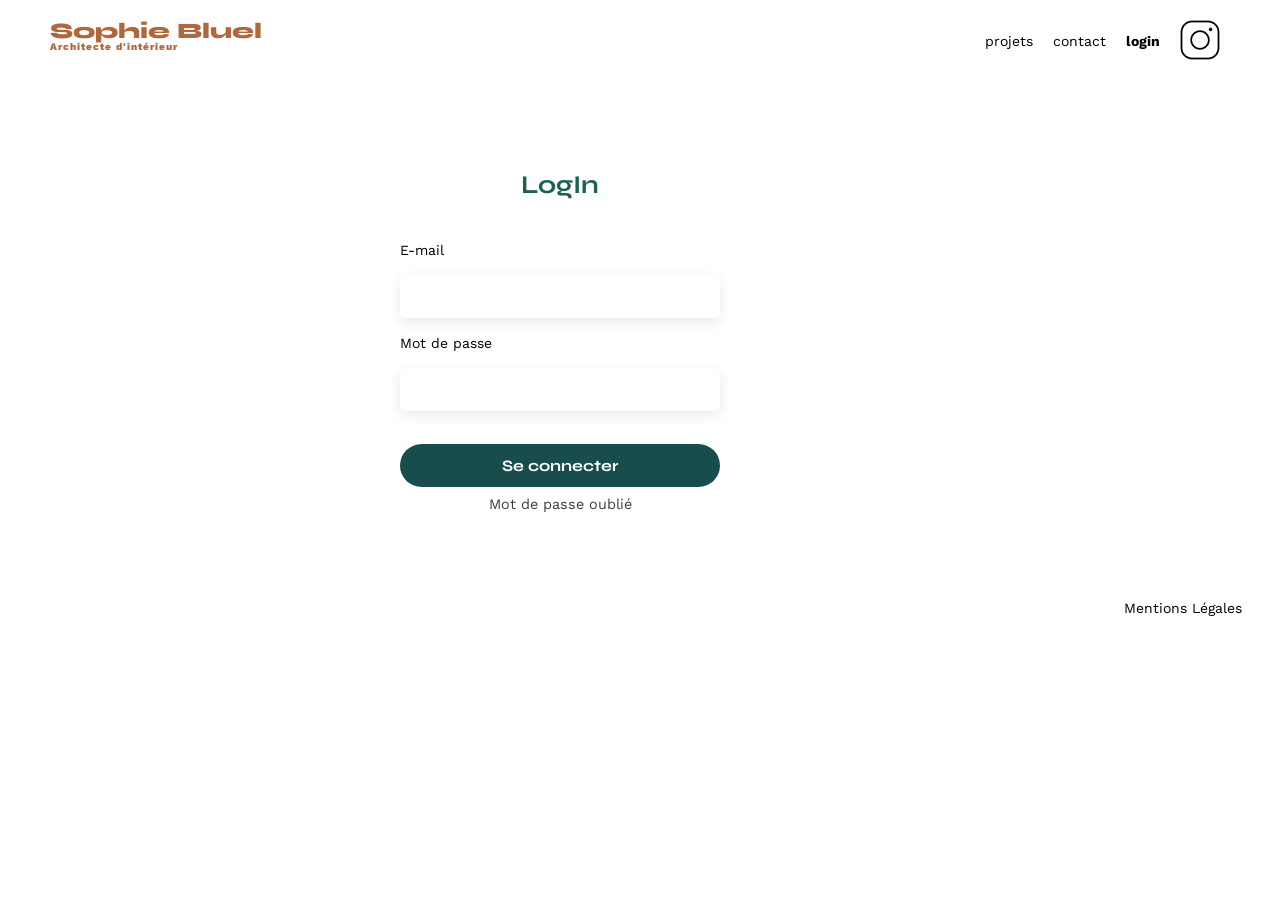
<file: FrontEnd/login.html>
<!DOCTYPE html>
<html lang="fr">
<head>
	<meta charset="UTF-8">
	<title>Connexion</title>
	<meta name="viewport" content="width=device-width, initial-scale=1.0">
	<link rel="preconnect" href="https://fonts.googleapis.com">
	<link rel="preconnect" href="https://fonts.gstatic.com" crossorigin>
	<link href="https://fonts.googleapis.com/css2?family=Syne:wght@700;800&family=Work+Sans&display=swap" rel="stylesheet">
	<meta name="description" content="login Sophie Bluel">
	<link rel="stylesheet" href="./assets/style.css">
</head>
<body>

<header>
   <h1>Sophie Bluel <span>Architecte d'intérieur</span></h1>
	<nav>
		<ul>
			<li>projets</li>
			<li>contact</li>
			<li class="login-item"><a href="login.html">login</a></li>
			<li><img src="./assets/icons/instagram.png" alt="Instagram"></li>
		</ul>
		</nav>
</header>

<main>
	<!--  SECTION CONNEXION -->

    <section class="login-section">
        <h2>LogIn</h2>
        <!-- Formulaire de connexion -->
			<form id="login-form">
		
            <label for="email">E-mail</label>
            <input type="email" id="email" name="email" required>

            <label for="password">Mot de passe</label>
            <input type="password" id="password" name="password" required>

            <button type="submit">Se connecter</button>
			<p class="error-message" role="alert" aria-live="assertive"></p>
        </form>
        	<p class="forgot-password">Mot de passe oublié</p>
        
        
    </section>
</main>
<!--  SCRIPT JS  -->

<script src="./assets/login.js"></script>
<footer>
	<nav>
		<ul>
			<li>Mentions Légales</li>
		</ul>
	</nav>
</footer>
</body>

</html>
</file>
<file: FrontEnd/assets/style.css>
/* http://meyerweb.com/eric/tools/css/reset/
   v2.0 | 20110126
   License: none (public domain)
*/

html, body, div, span, applet, object, iframe,
h1, h2, h3, h4, h5, h6, p, blockquote, pre,
a, abbr, acronym, address, big, cite, code,
del, dfn, em, img, ins, kbd, q, s, samp,
small, strike, strong, sub, sup, tt, var,
b, u, i, center,
dl, dt, dd, ol, ul, li,
fieldset, form, label, legend,
table, caption, tbody, tfoot, thead, tr, th, td,
article, aside, canvas, details, embed,
figure, figcaption, footer, header, hgroup,
menu, nav, output, ruby, section, summary,
time, mark, audio, video {
	margin: 0;
	padding: 0;
	border: 0;
	font-size: 100%;
	font: inherit;
	vertical-align: baseline;
  text-decoration: none;
}
/* HTML5 display-role reset for older browsers */
article, aside, details, figcaption, figure,
footer, header, hgroup, menu, nav, section {
	display: block;
  font-style:normal ;
  size: 16px;
}
body {
	line-height: 1;
  
}

figcaption {
  margin-top: 2%;
}
a {
  color: black;

}
ol, ul {
	list-style: none;
}
blockquote, q {
	quotes: none;
}
blockquote:before, blockquote:after,
q:before, q:after {
	content: '';
	content: none;
}
table {
	border-collapse: collapse;
	border-spacing: 0;
}
/** end reset css**/
body {
  margin: 0;
  font-family: 'Work Sans';
  font-size: 14px;
}


#edition-banner {
  display: flex;
  justify-content: center;
  align-items: center;
  background-color: black;
  color: white;
  height: 50px;
  font-weight: 400;
  font-size: 16px;
  font-family: 'Work Sans', sans-serif;
  gap: 10px;
}

.hidden {
    display: none !important;
}
.btn-edit {
  position: absolute;
  top: 0;
  right: 0;
  display: flex;
  align-items: center;
  gap: 8px;
  background: none;
  border: none;
  font-family: 'Work Sans', sans-serif;
  font-size: 14px;
  cursor: pointer;
  right: 30%;
  
}
.btn-edit:hover {
  text-decoration: underline;
}

.btn-edit-icon {
  width: 16px;
  height: 16px;
 color: black;
  }
header {
	display: flex;
	justify-content: space-between;
	padding: 20px 50px;
}

section {
	margin: 50px 0
}
.filters {
  display: flex;
  justify-content: center;
  gap: 12px;
  margin: 40px 0;
  flex-wrap: wrap;
}

.filters button {
  border: 1px solid #1D6154;
  border-radius: 25px;
  padding: 10px 25px;
  background-color: transparent;
  color: #1D6154;
  font-family: 'syne';
  font-size: 16px;
  font-weight: 500;
  font-style: bold;
  cursor: pointer;
  transition: all 0.3s ease;
}

.filters button:hover {
  background-color: #1D6154;
  color: #fff;
}

.filters button.active {
  background-color: #1D6154;
  color: #fff;
}
.gallery {
  display: grid;
  grid-template-columns: repeat(auto-fit, 310px); 
  justify-content: center; 
  gap: 20px;               
  margin: 40px 0;
  padding: 0 20px;
}
.gallery img {
  width: 310px;      
  height: 413px;      
  object-fit: cover;  
  
  display: block;     
}

h1{
	display: flex;
	flex-direction: column;
	font-family: 'Syne';
	font-size: 22px;
	font-weight: 800;
	color: #B1663C
}

h1 > span {
	font-family: 'Work Sans';
	font-size:10px;
	letter-spacing: 0.1em;

}

h2{
	font-family: 'Syne';
	font-weight: 700;
	font-size: 30px;
	color: #1D6154
}
nav ul {
	display: flex;
	align-items: center;
	list-style-type: none;

}
nav li {
	padding: 0 10px;
	font-size: 1em;
}

li:hover {
	color: #B1663C;
}
.login-item {
    font-weight: 700;
}
#introduction {
  margin-top: 100px;
  margin-bottom: 150px;
  padding: 0 20px;
  display: flex;
  align-items:center;
  gap: 20px;
  margin-left: 9%;
}
#introduction figure {
	flex: 1
}
#introduction img {
	width: 464px;
  height: 345px;
 
}

#introduction article {
  flex: 1;
  font-size: 14px;
  font-weight: 400;
  text-align: left;       
       
  max-width: 400px;        
  word-wrap: break-word;   
  margin-right: 160px;
}
#introduction h2 {
	margin-bottom: 1em;
}

#introduction p {
	margin-bottom: 1.5em;
  color: #3D3D3D;
}
#portfolio {
  position: relative;
}
#portfolio h2 {
	text-align: center;
	margin-bottom: 1em;
}

#contact {
	width: 50%;
margin: auto;
}
#contact > * {
	text-align: center;

}
#contact h2{
	margin-bottom: 20px;
}
#contact form {
	text-align: left;
	margin-top: 30px;
	display: flex;
	flex-direction: column;
	width: 100%;
	max-width: 379px;
	margin: 30px auto;
}

#contact input {
	height: 51px;
	font-size: 1.2em;
	border: none;
	box-shadow: 0px 4px 14px rgba(0, 0, 0, 0.09);
}
#contact label {
	margin: 2em 0 1em 0;
}
#contact textarea {
	border: none;
	box-shadow: 0px 4px 14px rgba(0, 0, 0, 0.09);
}

input[type="submit"]{
	font-family: 'Syne';
	font-weight: 700;
	color: white;
	background-color: #1D6154;
	margin : 2em auto ;
	width: 180px;
	text-align: center;
	border-radius: 60px ;
}

footer nav ul {
	display: flex;
	justify-content: flex-end;
	margin: 2em
}


.login-section {
  background: white;
  padding: 40px 50px;
  width: 320px;
  text-align: center;
  margin-left: 350px;
}
.login-section h2 {
  font-family: 'Syne', serif;
  font-weight: 700;
  font-size: 1.6rem;
  margin-bottom: 45px;
  color: #1D6154;
}

form {
  display: flex;
  flex-direction: column;
  gap: 18px;
}
.forgot-password {
    display: block;
    text-align: center;
    margin-top: 10px;
    font-size: 0.9rem;
    color: #3D3D3D;
    text-decoration: none;
    
}

.forgot-password:hover {
    text-decoration: underline;
}

.upload-zone img.upload-placeholder {
  color: #B9C5CC
}

.upload-zone label {
  text-align: left;
  font-weight: 600;
  font-size: 0.9rem;
  color: #3D3D3D;
  height: 36px;
  width: 173px;
  max-width: 80%;
  border-radius: 50px;
  color: #306685;
  background-color: #CBD6DC;
  display: flex;
  justify-content: center;
  align-items: center;
}

input[type="email"],
input[type="password"] {
  padding: 12px 15px;
  border-radius: 6px;
  border: 1.5px solid #fff;
  font-size: 1rem;
  font-family: 'Work Sans', sans-serif;
  color: #7a4e36;
  transition: border-color 0.3s ease;
  	border: none;
	box-shadow: 0px 4px 14px rgba(0, 0, 0, 0.09);
}

input[type="email"]:focus,
input[type="password"]:focus {
  outline: none;
  border-color: white;
  box-shadow: 0 10px 20px rgb(122 78 54 / 0.2)
}

button[type="submit"] {
  margin-top: 15px;
  background-color: #194d4d;
  color: #fff;
  font-family: 'Syne', serif;
  font-weight: 700;
  font-size: 1rem;
  padding: 12px 0;
  border-radius: 30px;
  border: none;
  cursor: pointer;
  transition: background-color 0.3s ease;
}

button[type="submit"]:hover {
  background-color: #3a706d;
}

button[type="submit"]:active {
  background-color: #122f2e;
}

.login-section a {
  display: block;
  margin-top: 15px;
  font-size: 14px;
  color: #3D3D3D;
  text-decoration: underline;
  cursor: pointer;
  transition: color 0.3s ease;
  font-weight: 600;
}

.login-section form {
  text-align: left;
  display: flex;
  flex-direction: column;
  gap: 18px;
}

.login-section a:hover {
  color: #194d4d;
}
.error-message {
    color: #D8000C;              
    background-color: #FFD2D2;     
    border: 1px solid #D8000C;     
    padding: 8px 12px;             
    border-radius: 4px;            
    font-size: 14px;               
    margin-top: 10px;              
    display: none;                 
}
/* MODALE */
.modal {
    position: fixed;
    top: 0;
    left: 0;
    width: 100%;
    height: 100%;
    background: rgba(0, 0, 0, 0.4);
    display: flex;
    justify-content: center;
    align-items: center;
    z-index: 20;
}
.modal.hidden {
    display: none;
}
.modal-overlay {
    position: absolute;
    inset: 0;
    background: rgba(0,0,0,0.6);
}

/* CONTENU DE LA MODALE */

.modal-content {
    width: 630px;         
    background: white;
    border-radius: 10px;
    padding-top: 50px;
    position: relative;
    display: flex;
    flex-direction: column;
    align-items: center;

}
.modal-content h3 {
    font-size: 26px;
    margin-bottom: 10px;
    text-align: center;
    line-height: 100%;
    font-weight: 400;
}

.modal-close, .modal-back {
    position: absolute;
    top: 30px;
    background: none;
    border: none;
    cursor: pointer;
    font-size: 22px;
    
}

.modal-close { right: 30px; }
.modal-back { left: 30px; }


/* GALERIE MINIATURES */

.modal-gallery {
    display: grid;
    grid-template-columns: repeat(5, 75px);
    gap: 10px;
    grid-row-gap: 30px;
    margin-bottom: 25px;
    justify-content: center;
    align-items: center;
}

.modal-gallery figure {
    position: relative;
    width: 75px;
    height: 100px;
}

.modal-gallery img {
    width: 100%;
}
.trait-separateur{
    width: 420px;
    border: none;
    border-top: 1px solid #b3b3b3;
    margin: 20px 0;
    margin-left: 10px;

}

/* Poubelle */

.delete-btn {
    position: absolute;
    top: 5px;
    right: 5px;
    background: black;
    color: white;
    border: none;
    padding: 5px;
    border-radius: 3px;
    cursor: pointer;
}

/* Bouton Ajouter une photo */

.modal-btn-add {
    display: block;
    margin: 20px auto;
    padding: 10px 40px;
    border-radius: 25px;
    background: #1D6154;
    color: white;
    border: none;
    cursor: pointer;
}

/* FORMULAIRE AJOUT */

.upload-zone {
    width: 420px;
    height: 169px;
    background: #E8F1F6;
    border-radius: 3px;

    position: relative;
    overflow: hidden;
}

/* Image preview centrée */

.upload-zone #preview {
    max-width: 100%;
    max-height: 100%;
    object-fit: contain;
    object-position: center;

    position: absolute;
    top: 50%;
    left: 50%;
    transform: translate(-50%, -50%);
}

/* Placeholder */

.upload-placeholder {
    position: absolute;
    inset: 0;

    display: flex;
    flex-direction: column;
    justify-content: center;
    align-items: center;
}


.upload-placeholder .btn-upload {
    background: #CBD6DC;
    color: #306685;
    border-radius: 25px;
    font-size: 14px;
    width: 173px;
    height: 36px;

    display: flex;
    align-items: center;
    justify-content: center;

    margin-bottom: 10px;
    cursor: pointer;
}


.vector {
  width: 68px;
  height:59px;
  margin-bottom: 10px;
}

.upload-placeholder .placeholder-icon {
    width: 10px;
    opacity: 0.4;
}


.upload-placeholder .btn-upload {
    background: #CBD6DC;
    color: #306685;
    padding:0px 5px;
    border-radius: 25px;
    font-size: 14px;
    width: 173px;
    height: 36px;
    margin-bottom: 10px;
    
   
}


.upload-placeholder p {
    font-size: 12px;
    color: #6A6A6A;
    margin-left: 20px;
    
}

#title-input {
  box-shadow: 0px 4px 14px 0px #00000017;
  height: 51px;
  border: none;
}

#category-input {
  box-shadow: 0px 4px 14px 0px #00000017;
  height: 51px;
  border: none;
  padding-right: 1;
}


.btn-validate[type="submit"] {
    display: block;
    margin: 30px auto 0;
    padding: 10px 80px;
    border-radius: 25px;
    background: #a7a7a7;;
    color: white;
    border: none;
    
}

.btn-validate.valid {
 background-color: #1D6154;
}
</file>
